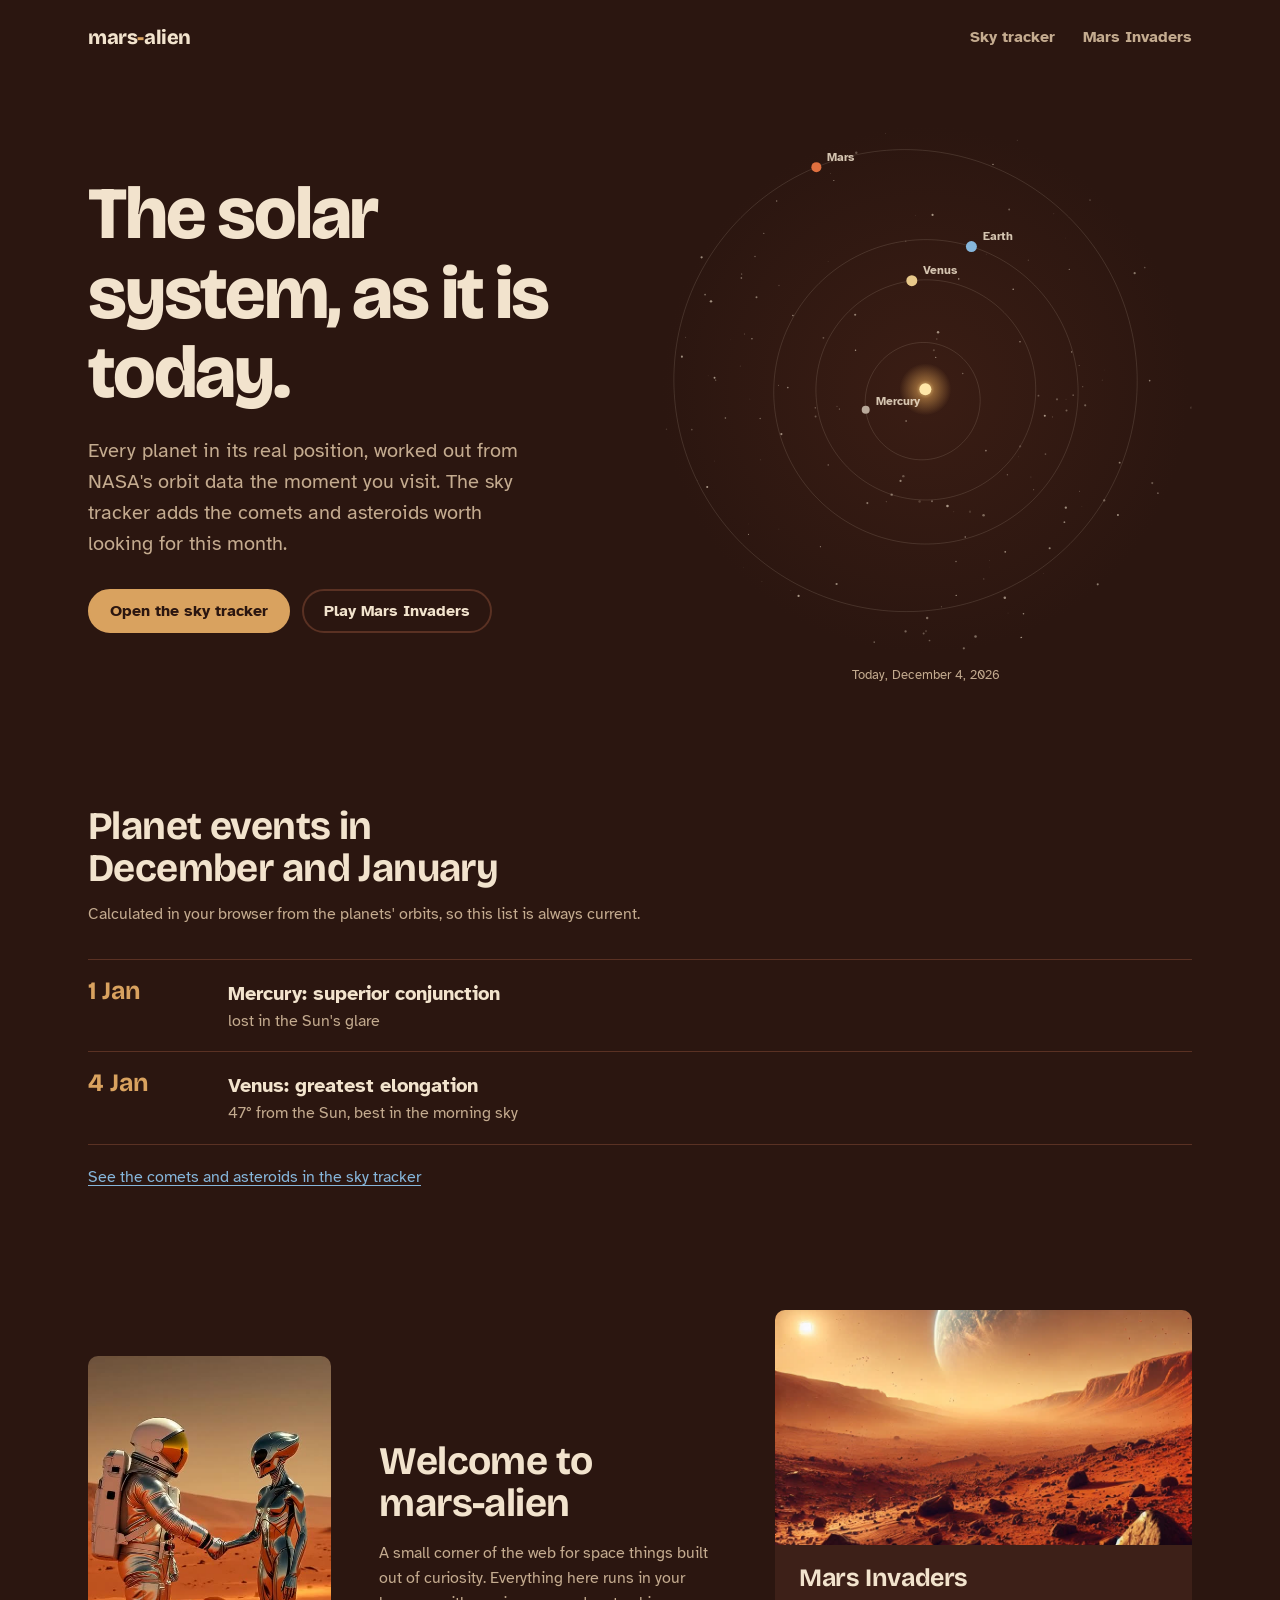
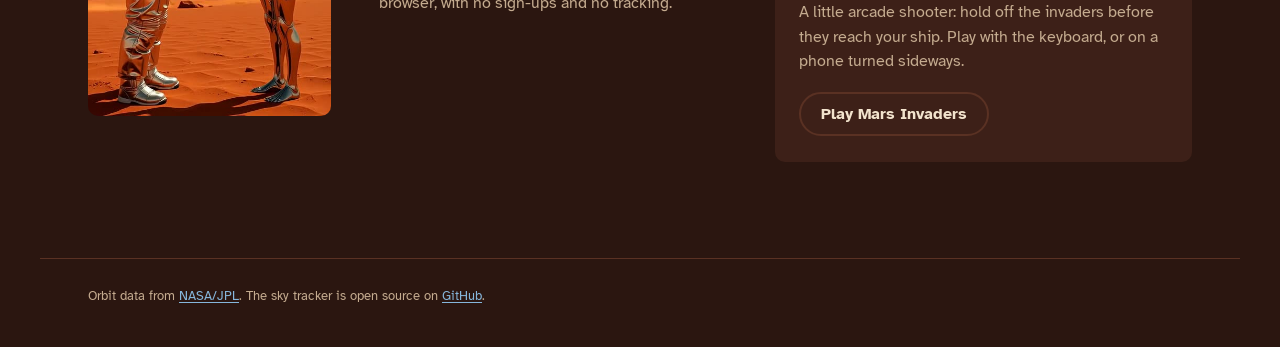
<file: index.html>
<!DOCTYPE html>
<html lang="en">
<head>
  <meta charset="UTF-8">
  <meta name="viewport" content="width=device-width, initial-scale=1.0">
  <title>mars-alien</title>
  <meta name="description" content="Where the planets are today, the comets and asteroids worth looking for this month, and a little Mars arcade game.">
  <link rel="preconnect" href="https://fonts.googleapis.com">
  <link rel="preconnect" href="https://fonts.gstatic.com" crossorigin>
  <link href="https://fonts.googleapis.com/css2?family=Atkinson+Hyperlegible:wght@400;700&family=Bricolage+Grotesque:opsz,wght@12..96,500;12..96,700;12..96,800&display=swap" rel="stylesheet">
  <link rel="stylesheet" href="/assets/site.css?v=3">
  <style>
    /* ---------- hero: the live solar system ---------- */
    .hero {
      display: grid;
      grid-template-columns: minmax(0, 1fr) minmax(0, 1.05fr);
      align-items: center;
      gap: clamp(24px, 5vw, 72px);
      padding-top: clamp(16px, 4vw, 48px);
    }
    .hero h1 {
      font-size: var(--s4);
      font-weight: 800;
      max-width: 11ch;
      letter-spacing: -0.03em;
    }
    .hero-lede {
      font-size: var(--s1);
      color: var(--sand-dim);
      max-width: 34ch;
      margin: 22px 0 30px;
    }
    .hero-actions { display: flex; flex-wrap: wrap; gap: 12px; }

    .orrery-frame { margin: 0; }
    .orrery {
      display: block;
      width: 100%;
      aspect-ratio: 1;
      border-radius: 50%;
      background: radial-gradient(circle at 50% 50%, #3a1d14 0%, var(--regolith) 70%);
    }
    .orrery-frame figcaption {
      text-align: center;
      color: var(--sand-dim);
      font-size: var(--s-1);
      margin-top: 10px;
      min-height: 1.5em;
    }

    /* ---------- events timeline ---------- */
    .section { margin-top: clamp(64px, 10vw, 120px); }
    .section h2 { font-size: var(--s3); max-width: 18ch; }
    .section-intro { color: var(--sand-dim); max-width: 60ch; margin: 12px 0 0; }

    .events {
      list-style: none;
      margin: 32px 0 0;
      padding: 0;
      border-top: 1px solid var(--ridge);
    }
    .events li {
      display: grid;
      grid-template-columns: 7.5rem minmax(0, 1fr);
      gap: 20px;
      padding: 18px 0;
      border-bottom: 1px solid var(--ridge);
    }
    .events time {
      font-family: var(--display);
      font-weight: 700;
      font-size: var(--s2);
      color: var(--dust);
      line-height: 1.1;
    }
    .events .past time { color: var(--sand-dim); }
    .events strong { display: block; font-size: var(--s1); }
    .events span { color: var(--sand-dim); }
    .events-more { margin-top: 20px; }

    /* ---------- welcome + game ---------- */
    .welcome {
      display: grid;
      grid-template-columns: minmax(0, 0.7fr) minmax(0, 1fr) minmax(0, 1.2fr);
      gap: clamp(24px, 4vw, 48px);
      align-items: center;
    }
    .welcome video {
      width: 100%;
      max-width: 300px;
      border-radius: var(--radius);
      display: block;
    }
    .welcome h2 { font-size: var(--s3); }
    .nowrap { white-space: nowrap; }
    .welcome p { color: var(--sand-dim); max-width: 42ch; }

    .game {
      background: var(--crust);
      border-radius: var(--radius);
      overflow: hidden;
    }
    .game img { display: block; width: 100%; height: auto; aspect-ratio: 16 / 9; object-fit: cover; }
    .game-body { padding: 20px 24px 26px; }
    .game h3 { font-size: var(--s2); }
    .game p { color: var(--sand-dim); margin: 8px 0 18px; }

    @media (max-width: 860px) {
      .hero { grid-template-columns: 1fr; }
      .hero h1 { max-width: none; }
      .orrery-frame { max-width: 520px; width: 100%; margin: 0 auto; }
      .welcome { grid-template-columns: 1fr; }
      .welcome video { max-width: 220px; }
    }
    @media (max-width: 480px) {
      .events li { grid-template-columns: 1fr; gap: 4px; }
    }
  </style>
</head>
<body>
  <header class="wrap site-head">
    <a class="wordmark" href="/">mars<span>-</span>alien</a>
    <nav class="site-nav" aria-label="Main">
      <a href="/sky/">Sky tracker</a>
      <a href="/game/game.html">Mars Invaders</a>
    </nav>
  </header>

  <main class="wrap">
    <section class="hero" aria-labelledby="hero-title">
      <div>
        <h1 id="hero-title">The solar system, as it is today.</h1>
        <p class="hero-lede">Every planet in its real position, worked out from NASA's orbit data the moment you visit. The sky tracker adds the comets and asteroids worth looking for this month.</p>
        <div class="hero-actions">
          <a class="btn" href="/sky/">Open the sky tracker</a>
          <a class="btn btn-quiet" href="/game/game.html">Play Mars Invaders</a>
        </div>
      </div>
      <figure class="orrery-frame">
        <canvas class="orrery" id="hero-orrery" role="img"
                aria-label="Map of the inner solar system showing where Mercury, Venus, Earth and Mars are today"></canvas>
        <figcaption id="hero-caption"></figcaption>
      </figure>
    </section>

    <section class="section" aria-labelledby="events-title">
      <h2 id="events-title" data-events-title>Planet events this month and next</h2>
      <p class="section-intro">Calculated in your browser from the planets' orbits, so this list is always current.</p>
      <ol class="events" id="events"></ol>
      <p class="events-more"><a href="/sky/">See the comets and asteroids in the sky tracker</a></p>
    </section>

    <section class="section welcome" aria-labelledby="welcome-title">
      <video id="handshake" src="/1v.mp4" poster="/assets/handshake-poster.jpg"
             muted playsinline preload="metadata"
             aria-label="An astronaut and a silver alien shake hands on the Martian surface"></video>
      <div>
        <h2 id="welcome-title">Welcome to <span class="nowrap">mars-alien</span></h2>
        <p>A small corner of the web for space things built out of curiosity. Everything here runs in your browser, with no sign-ups and no tracking.</p>
      </div>
      <article class="game">
        <img src="/assets/invaders.jpg" alt="A rocky red Martian plain under a hazy sky with Earth rising" loading="lazy" width="900" height="506">
        <div class="game-body">
          <h3>Mars Invaders</h3>
          <p>A little arcade shooter: hold off the invaders before they reach your ship. Play with the keyboard, or on a phone turned sideways.</p>
          <a class="btn btn-quiet" href="/game/game.html">Play Mars Invaders</a>
        </div>
      </article>
    </section>
  </main>

  <footer class="wrap site-foot">
    Orbit data from <a href="https://ssd.jpl.nasa.gov/">NASA/JPL</a>.
    The sky tracker is open source on <a href="https://github.com/colget/sky_tracker">GitHub</a>.
  </footer>

  <script type="module">
    import { PLANETS, dateToJd, jdToDate, fmtDay, monthWindow, planetXYZ, planetOrbit, describePlanet } from "/sky/astro.js?v=4";
    import { Orrery, PLANET_COLOURS, PLANET_SIZES } from "/sky/orrery.js?v=4";

    const now = new Date();
    const jdNow = dateToJd(now);
    const reduceMotion = matchMedia("(prefers-reduced-motion: reduce)").matches;

    // ---- hero orrery: inner planets, drifting forward a few weeks then back to today
    const inner = ["Mercury", "Venus", "Earth", "Mars"];
    const orrery = new Orrery(document.getElementById("hero-orrery"), { starCount: 180 });
    orrery.setView(1.75);
    orrery.setObjects(inner.map((name) => ({
      id: name, name, kind: "planet", color: PLANET_COLOURS[name], size: PLANET_SIZES[name] + 1,
      pos: (jd) => planetXYZ(name, jd), orbit: planetOrbit(name, jdNow),
    })));

    const caption = document.getElementById("hero-caption");
    const longDate = (d) => d.toLocaleDateString(undefined, { day: "numeric", month: "long", year: "numeric" });
    const DRIFT_DAYS = 45, DAYS_PER_SEC = 3, HOLD_SEC = 2.5;
    const cycle = DRIFT_DAYS / DAYS_PER_SEC + HOLD_SEC;
    const t0 = performance.now();

    function frame(ts) {
      const s = ((ts - t0) / 1000) % cycle;
      const offset = reduceMotion ? 0 : Math.max(0, s - HOLD_SEC) * DAYS_PER_SEC;
      const jd = jdNow + offset;
      orrery.draw(jd);
      const d = jdToDate(jd);
      caption.textContent = offset < 0.5 ? `Today, ${longDate(d)}` : longDate(d);
      if (!reduceMotion) requestAnimationFrame(frame);
    }
    document.fonts.ready.then(() => requestAnimationFrame(frame));

    // ---- planet events in this month + next
    const { start, end } = monthWindow(now);
    const jd0 = dateToJd(start), jd1 = dateToJd(end);
    const jds = [];
    for (let jd = jd0; jd < jd1; jd += 0.5) jds.push(jd);
    const iToday = jds.reduce((bi, jd, i) => (Math.abs(jd - jdNow) < Math.abs(jds[bi] - jdNow) ? i : bi), 0);

    const monthName = (d) => d.toLocaleDateString(undefined, { month: "long", timeZone: "UTC" });
    const lastDay = new Date(end.getTime() - 86400000);
    document.querySelector("[data-events-title]").textContent =
      `Planet events in ${monthName(start)} and ${monthName(lastDay)}`;

    const rows = [];
    for (const name of PLANETS) {
      for (const ev of describePlanet(name, jds, iToday).events) {
        rows.push({ name, ...ev, date: jdToDate(ev.jd) });
      }
    }
    rows.sort((a, b) => a.date - b.date);

    const list = document.getElementById("events");
    if (!rows.length) {
      list.innerHTML = `<li><span></span><div><strong>A quiet stretch</strong><span>No oppositions or conjunctions in this window. The sky tracker still shows where everything is.</span></div></li>`;
    }
    for (const r of rows) {
      const li = document.createElement("li");
      if (r.date < now) li.className = "past";
      li.innerHTML = `<time datetime="${r.date.toISOString().slice(0, 10)}"></time><div><strong></strong><span></span></div>`;
      li.querySelector("time").textContent = fmtDay(r.jd);
      li.querySelector("strong").textContent = `${r.name}: ${r.title.toLowerCase()}`;
      li.querySelector("span").textContent = r.date < now ? `${r.detail} (already passed)` : r.detail;
      list.append(li);
    }

    // ---- welcome video: play twice when it scrolls into view, as before
    const video = document.getElementById("handshake");
    let plays = 0;
    video.addEventListener("ended", () => { if (++plays < 2) video.play(); });
    if (!reduceMotion) {
      new IntersectionObserver((entries, obs) => {
        if (entries[0].isIntersecting) { video.play().catch(() => {}); obs.disconnect(); }
      }, { threshold: 0.5 }).observe(video);
    } else {
      video.controls = true;
    }
  </script>
</body>
</html>
</file>
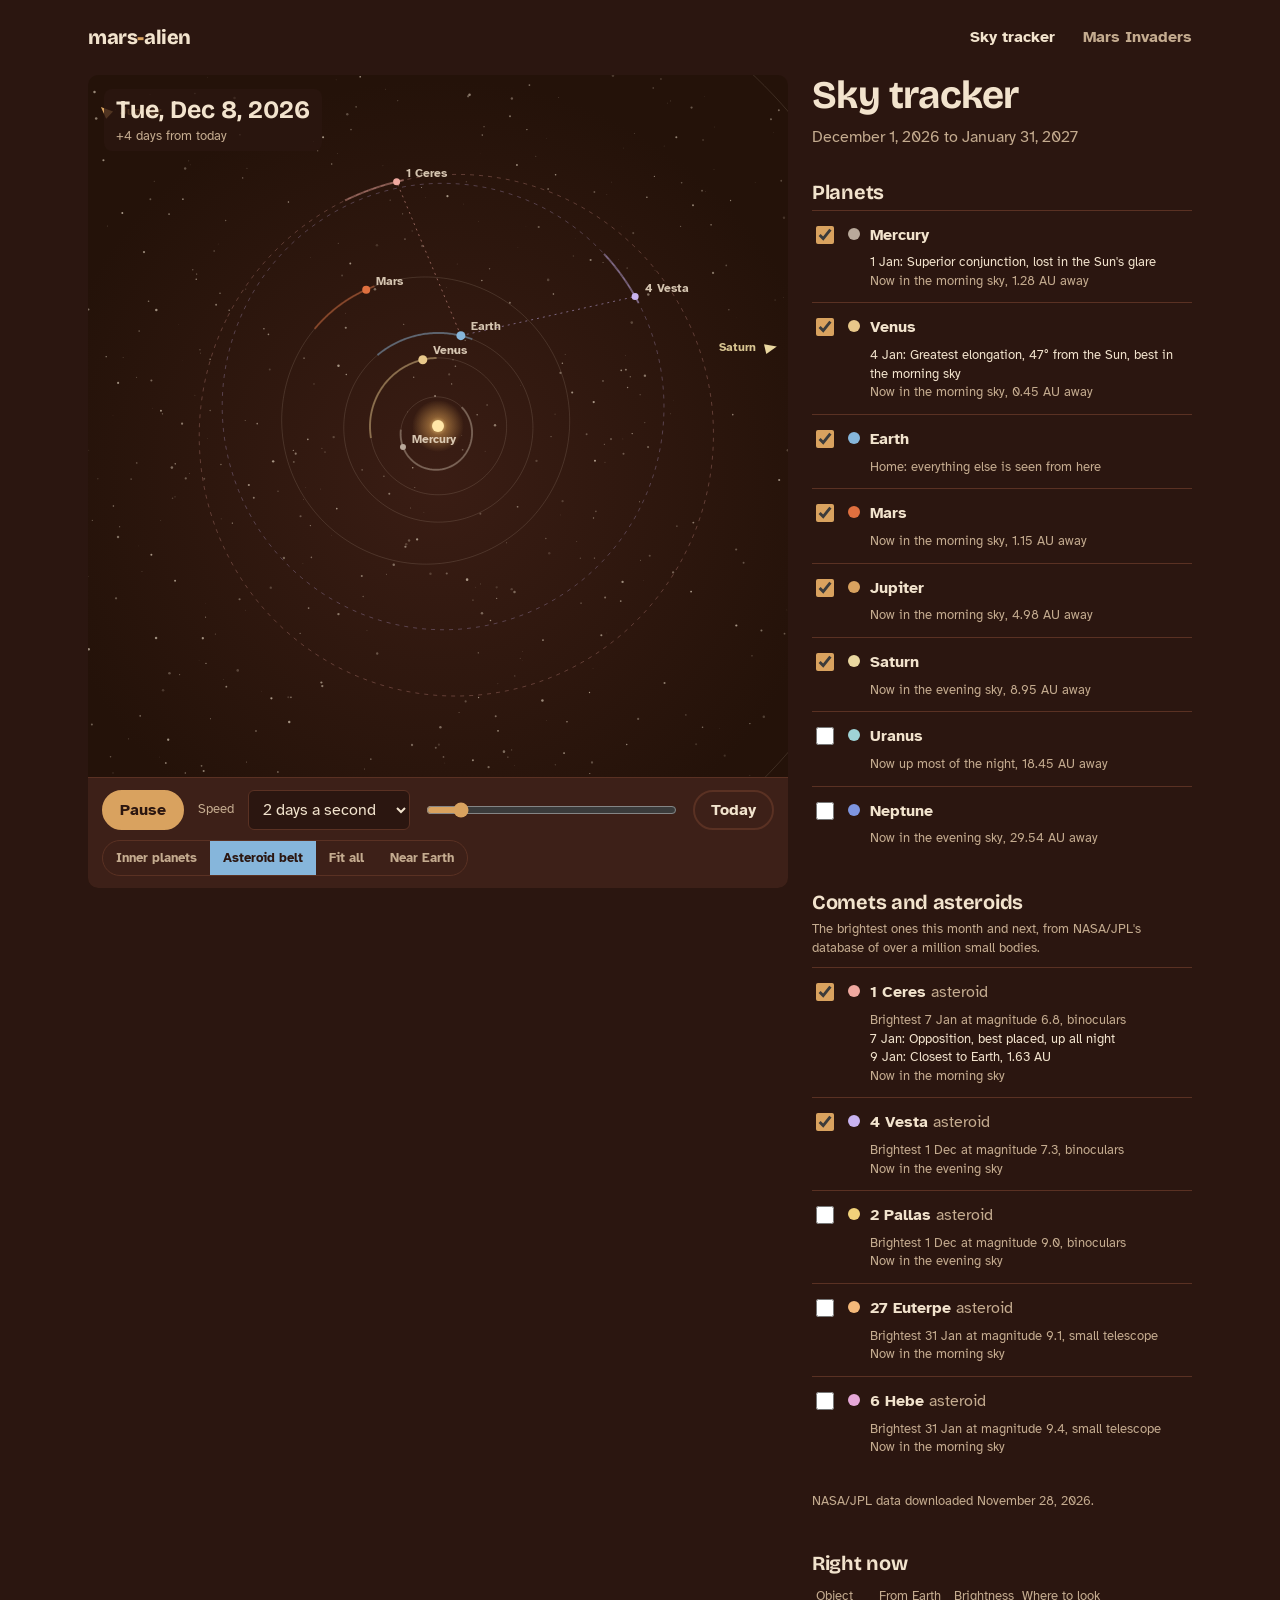
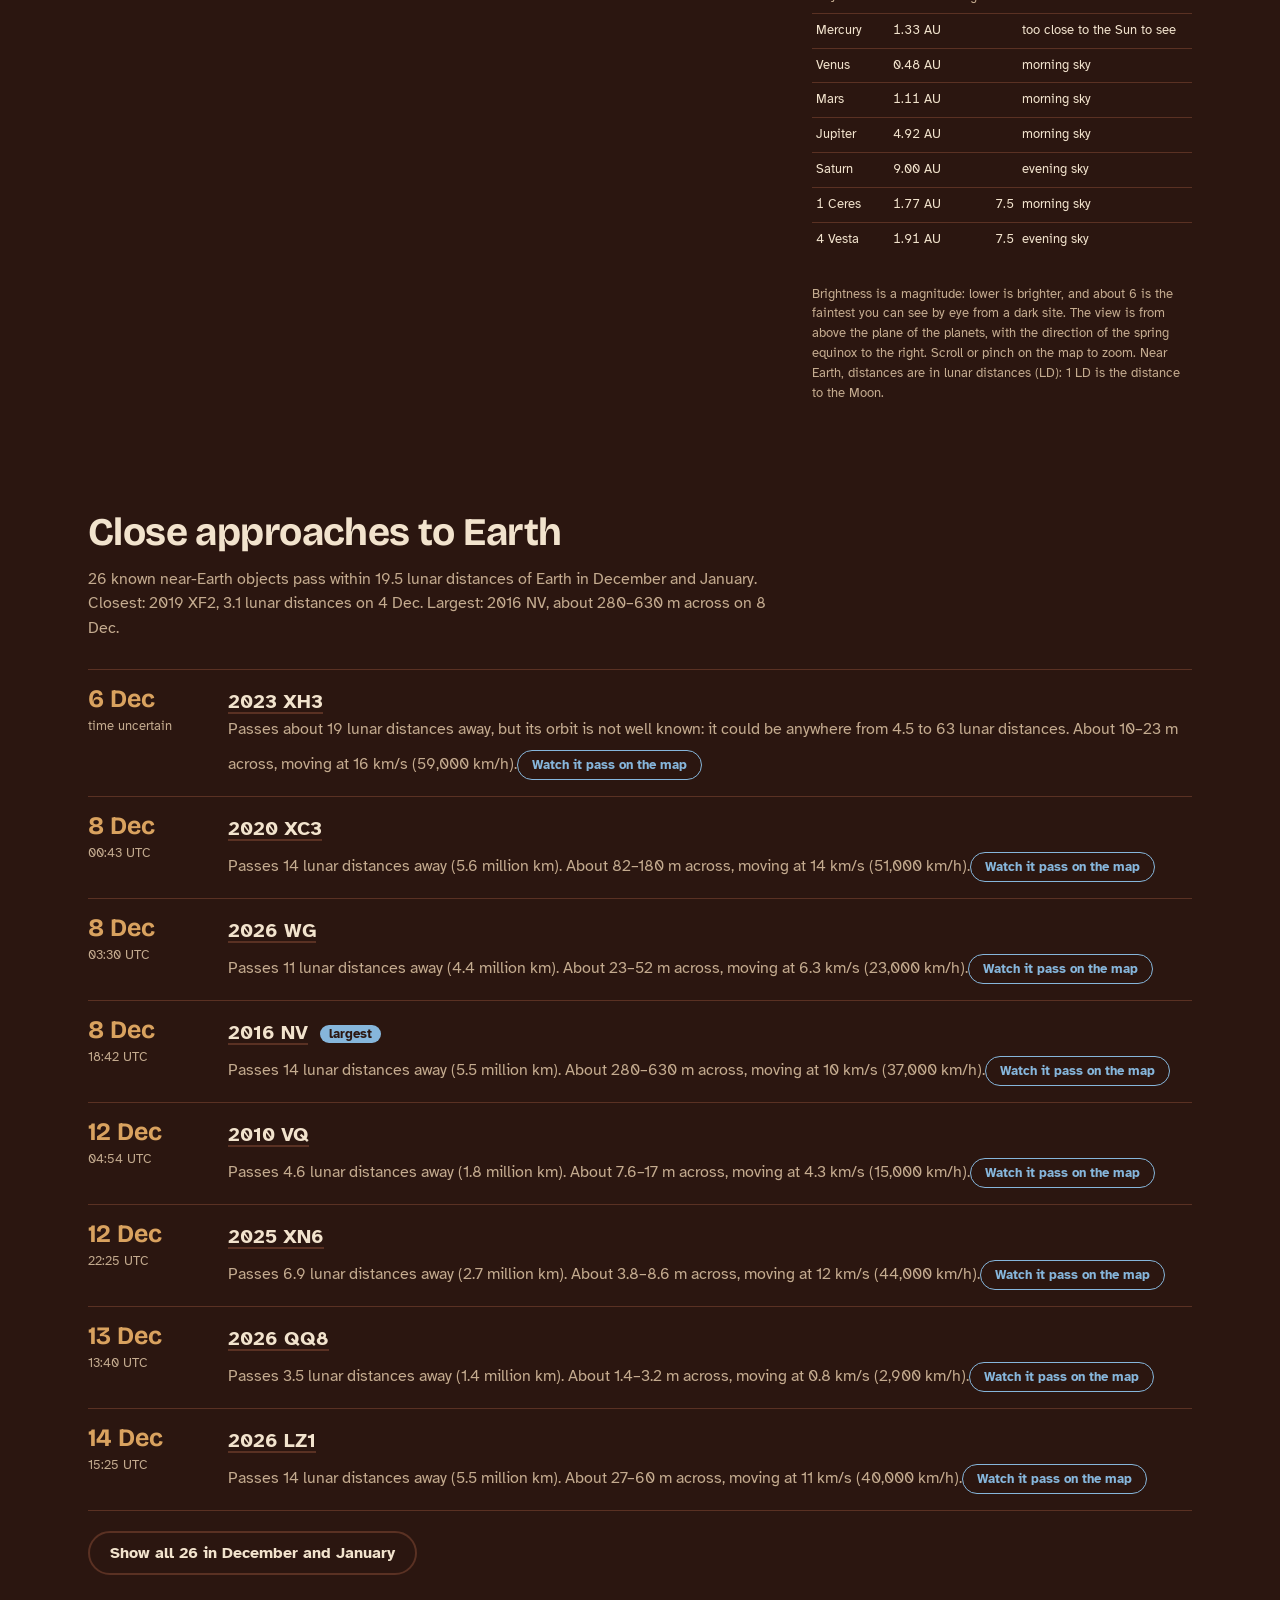
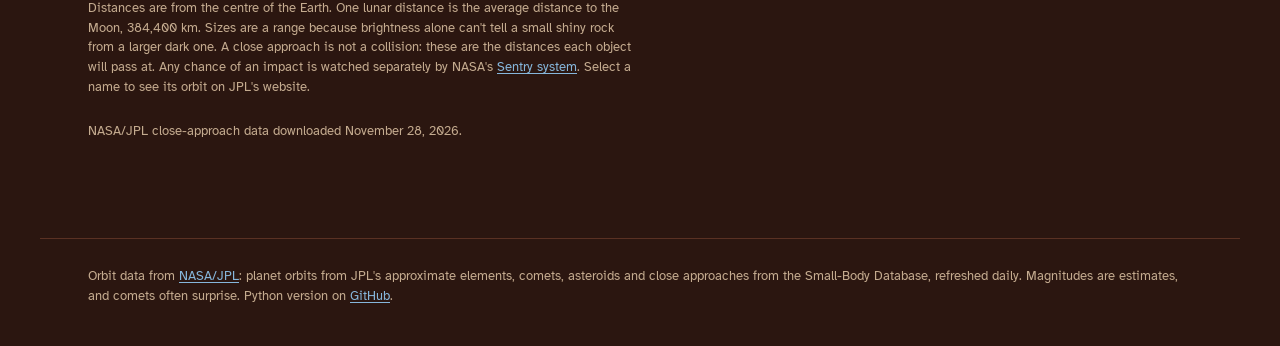
<file: sky/index.html>
<!DOCTYPE html>
<html lang="en">
<head>
  <meta charset="UTF-8">
  <meta name="viewport" content="width=device-width, initial-scale=1.0">
  <title>Sky tracker | mars-alien</title>
  <meta name="description" content="A live map of the solar system for this month and next: planets in their real positions, plus the brightest comets and asteroids and the near-Earth objects passing close by, from NASA/JPL.">
  <link rel="preconnect" href="https://fonts.googleapis.com">
  <link rel="preconnect" href="https://fonts.gstatic.com" crossorigin>
  <link href="https://fonts.googleapis.com/css2?family=Atkinson+Hyperlegible:wght@400;700&family=Bricolage+Grotesque:opsz,wght@12..96,500;12..96,700;12..96,800&display=swap" rel="stylesheet">
  <link rel="stylesheet" href="/assets/site.css?v=3">
  <style>
    .tracker {
      display: grid;
      grid-template-columns: minmax(0, 1fr) 380px;
      gap: 24px;
      align-items: start;
    }

    /* ---------- stage ---------- */
    .stage {
      position: sticky;
      top: 12px;
      background: radial-gradient(circle at 50% 50%, #3a1d14 0%, #241209 75%);
      border-radius: var(--radius);
      overflow: hidden;
    }
    #sky {
      display: block;
      width: 100%;
      height: min(78vh, 900px);
      min-height: 360px;
      touch-action: none;
      cursor: grab;
    }
    .date-badge {
      position: absolute;
      top: 14px;
      left: 16px;
      font-family: var(--display);
      font-weight: 700;
      font-size: var(--s2);
      line-height: 1.1;
      pointer-events: none;
      padding: 8px 12px;
      border-radius: 8px;
      background: rgba(43, 22, 16, 0.78);
    }
    .date-badge small {
      display: block;
      font-family: var(--body);
      font-weight: 400;
      font-size: var(--s-1);
      color: var(--sand-dim);
      margin-top: 4px;
    }

    .controls {
      display: flex;
      flex-wrap: wrap;
      align-items: center;
      gap: 10px 14px;
      padding: 12px 14px;
      background: var(--crust);
      border-top: 1px solid var(--ridge);
    }
    .controls .btn { min-height: 40px; padding: 6px 16px; }
    .controls label { color: var(--sand-dim); font-size: var(--s-1); }
    .scrub { flex: 1 1 220px; display: flex; align-items: center; gap: 10px; }
    .scrub input { flex: 1; accent-color: var(--dust); }

    select {
      background: var(--regolith);
      color: var(--sand);
      border: 1px solid var(--ridge);
      border-radius: 6px;
      padding: 8px 10px;
      font: inherit;
    }

    .segmented { display: inline-flex; border: 1px solid var(--ridge); border-radius: 999px; overflow: hidden; }
    .segmented button {
      background: none;
      border: 0;
      color: var(--sand-dim);
      font: 700 var(--s-1) var(--body);
      padding: 9px 13px;
      cursor: pointer;
    }
    .segmented button[aria-pressed="true"] { background: var(--dusk); color: var(--regolith); }

    /* ---------- side panel ---------- */
    .panel h1 { font-size: var(--s3); }
    .window-note { color: var(--sand-dim); margin: 8px 0 0; }
    .panel h2 {
      font-size: var(--s1);
      margin: 32px 0 6px;
    }
    .panel h2 + p { color: var(--sand-dim); font-size: var(--s-1); margin: 0 0 8px; }

    .picks { list-style: none; margin: 0; padding: 0; }
    .picks li { border-top: 1px solid var(--ridge); }
    .picks label {
      display: grid;
      grid-template-columns: 22px 12px minmax(0, 1fr);
      gap: 4px 10px;
      align-items: start;
      padding: 12px 4px;
      cursor: pointer;
    }
    .picks input { margin: 3px 0 0; width: 18px; height: 18px; accent-color: var(--dust); }
    .swatch { width: 12px; height: 12px; border-radius: 50%; margin-top: 5px; }
    .pick-name { font-weight: 700; }
    .pick-kind { color: var(--sand-dim); font-weight: 400; }
    .pick-notes {
      grid-column: 3;
      margin: 2px 0 0;
      padding: 0;
      list-style: none;
      color: var(--sand-dim);
      font-size: var(--s-1);
      line-height: 1.45;
    }
    .pick-notes li { border: 0; }
    .pick-notes .event { color: var(--sand); }

    .status { color: var(--sand-dim); font-size: var(--s-1); padding: 10px 0; }
    .status.error { color: #f0a9a0; }

    .readout { width: 100%; border-collapse: collapse; font-size: var(--s-1); }
    .readout th { text-align: left; color: var(--sand-dim); font-weight: 400; padding: 6px 4px; }
    .readout td { padding: 7px 4px; border-top: 1px solid var(--ridge); font-variant-numeric: tabular-nums; }
    .readout td:nth-child(2), .readout td:nth-child(3), .readout th:nth-child(2), .readout th:nth-child(3) { text-align: right; }

    .how { color: var(--sand-dim); font-size: var(--s-1); margin-top: 28px; }

    /* ---------- close approaches ---------- */
    .flybys { margin-top: clamp(56px, 8vw, 96px); }
    .flybys h2 { font-size: var(--s3); max-width: 20ch; }
    .flybys-summary { color: var(--sand-dim); max-width: 68ch; margin: 12px 0 0; }
    .flyby-list { list-style: none; margin: 28px 0 0; padding: 0; border-top: 1px solid var(--ridge); }
    .flyby-list li {
      display: grid;
      grid-template-columns: 7.5rem minmax(0, 1fr);
      gap: 20px;
      padding: 16px 0;
      border-bottom: 1px solid var(--ridge);
    }
    .flyby-list time {
      display: block;
      font-family: var(--display);
      font-weight: 700;
      font-size: var(--s2);
      line-height: 1.1;
      color: var(--dust);
    }
    .flyby-list small { color: var(--sand-dim); font-size: var(--s-1); }
    .flyby-list strong { display: block; font-size: var(--s1); }
    .flyby-list strong a { color: var(--sand); text-decoration-color: var(--ridge); }
    .flyby-list strong a:hover { text-decoration-color: var(--sand); }
    .flyby-list span { color: var(--sand-dim); }
    .flyby-list .past time { color: var(--sand-dim); }
    .flyby-list .tag {
      display: inline-block;
      vertical-align: middle;
      margin-left: 6px;
      padding: 1px 9px;
      border-radius: 999px;
      background: var(--dusk);
      color: var(--regolith);
      font: 700 var(--s-1) var(--body);
    }
    .flybys .btn { margin-top: 20px; }
    .flyby-list .watch {
      display: inline-block;
      margin-top: 8px;
      padding: 6px 14px;
      border: 1px solid var(--dusk);
      border-radius: 999px;
      background: none;
      color: var(--dusk);
      font: 700 var(--s-1) var(--body);
      cursor: pointer;
    }
    .flyby-list .watch:hover { background: var(--dusk); color: var(--regolith); }

    .watching {
      display: flex;
      flex-wrap: wrap;
      align-items: center;
      gap: 10px 16px;
      padding: 12px 14px;
      background: var(--regolith);
      border-top: 1px solid var(--ridge);
    }
    .watching p { flex: 1 1 260px; margin: 0; font-size: var(--s-1); }
    .watching .btn { min-height: 38px; padding: 6px 16px; }
    .flybys-note { color: var(--sand-dim); font-size: var(--s-1); max-width: 68ch; margin-top: 24px; }

    @media (max-width: 960px) {
      .tracker { grid-template-columns: 1fr; }
      .stage { position: relative; top: 0; }
      #sky { height: min(92vw, 70vh); }
    }
    @media (max-width: 480px) {
      .flyby-list li { grid-template-columns: 1fr; gap: 4px; }
    }
  </style>
</head>
<body>
  <header class="wrap site-head">
    <a class="wordmark" href="/">mars<span>-</span>alien</a>
    <nav class="site-nav" aria-label="Main">
      <a href="/sky/" aria-current="page">Sky tracker</a>
      <a href="/game/game.html">Mars Invaders</a>
    </nav>
  </header>

  <main class="wrap tracker">
    <section class="stage" aria-label="Solar system map">
      <canvas id="sky" role="img" aria-label="Animated map of the solar system. The table in the side panel lists the same objects and their distances."></canvas>
      <div class="date-badge" aria-live="off"><span id="date-main"></span><small id="date-sub"></small></div>
      <div class="controls">
        <button class="btn" id="play" type="button">Pause</button>
        <label for="speed">Speed</label>
        <select id="speed">
          <option value="0.5">½ day a second</option>
          <option value="1">1 day a second</option>
          <option value="2" selected>2 days a second</option>
          <option value="5">5 days a second</option>
          <option value="10">10 days a second</option>
        </select>
        <div class="scrub">
          <label for="scrub" class="visually-hidden">Date</label>
          <input id="scrub" type="range" min="0" max="1" step="any" aria-label="Date">
        </div>
        <button class="btn btn-quiet" id="today" type="button">Today</button>
        <div class="segmented" role="group" aria-label="Zoom">
          <button type="button" data-zoom="inner" aria-pressed="false">Inner planets</button>
          <button type="button" data-zoom="belt" aria-pressed="true">Asteroid belt</button>
          <button type="button" data-zoom="fit" aria-pressed="false">Fit all</button>
          <button type="button" data-zoom="earth" aria-pressed="false">Near Earth</button>
        </div>
      </div>
      <div class="watching" id="watching" hidden>
        <p id="watching-text"></p>
        <button class="btn btn-quiet" id="stop-watching" type="button">Back to the solar system</button>
      </div>
    </section>

    <aside class="panel">
      <h1>Sky tracker</h1>
      <p class="window-note" id="window-note"></p>

      <h2>Planets</h2>
      <ul class="picks" id="planet-picks"></ul>

      <h2>Comets and asteroids</h2>
      <p>The brightest ones this month and next, from NASA/JPL's database of over a million small bodies.</p>
      <div class="status" id="sb-status" role="status">Loading this month's comets and asteroids…</div>
      <ul class="picks" id="body-picks"></ul>
      <p class="status" id="sb-updated"></p>

      <h2>Right now</h2>
      <table class="readout">
        <thead><tr><th scope="col">Object</th><th scope="col">From Earth</th><th scope="col">Brightness</th><th scope="col">Where to look</th></tr></thead>
        <tbody id="readout"></tbody>
      </table>

      <p class="how">Brightness is a magnitude: lower is brighter, and about 6 is the faintest you can see by eye from a dark site. The view is from above the plane of the planets, with the direction of the spring equinox to the right. Scroll or pinch on the map to zoom. Near Earth, distances are in lunar distances (LD): 1 LD is the distance to the Moon.</p>
    </aside>
  </main>

  <section class="wrap flybys" aria-labelledby="flybys-title">
    <h2 id="flybys-title">Close approaches to Earth</h2>
    <p class="flybys-summary" id="flybys-summary" role="status">Loading this month's close approaches…</p>
    <ol class="flyby-list" id="flyby-list"></ol>
    <button class="btn btn-quiet" id="flybys-more" type="button" hidden></button>
    <p class="flybys-note">
      Distances are from the centre of the Earth. One lunar distance is the average distance to the Moon, 384,400 km.
      Sizes are a range because brightness alone can't tell a small shiny rock from a larger dark one.
      A close approach is not a collision: these are the distances each object will pass at.
      Any chance of an impact is watched separately by NASA's <a href="https://cneos.jpl.nasa.gov/sentry/">Sentry system</a>.
      Select a name to see its orbit on JPL's website.
    </p>
    <p class="flybys-note" id="flybys-updated"></p>
  </section>

  <footer class="wrap site-foot">
    Orbit data from <a href="https://ssd.jpl.nasa.gov/">NASA/JPL</a>: planet orbits from JPL's approximate elements,
    comets, asteroids and close approaches from the Small-Body Database, refreshed daily. Magnitudes are estimates, and comets often surprise.
    Python version on <a href="https://github.com/colget/sky_tracker">GitHub</a>.
  </footer>

  <script type="module" src="/sky/sky.js?v=7"></script>
</body>
</html>
</file>
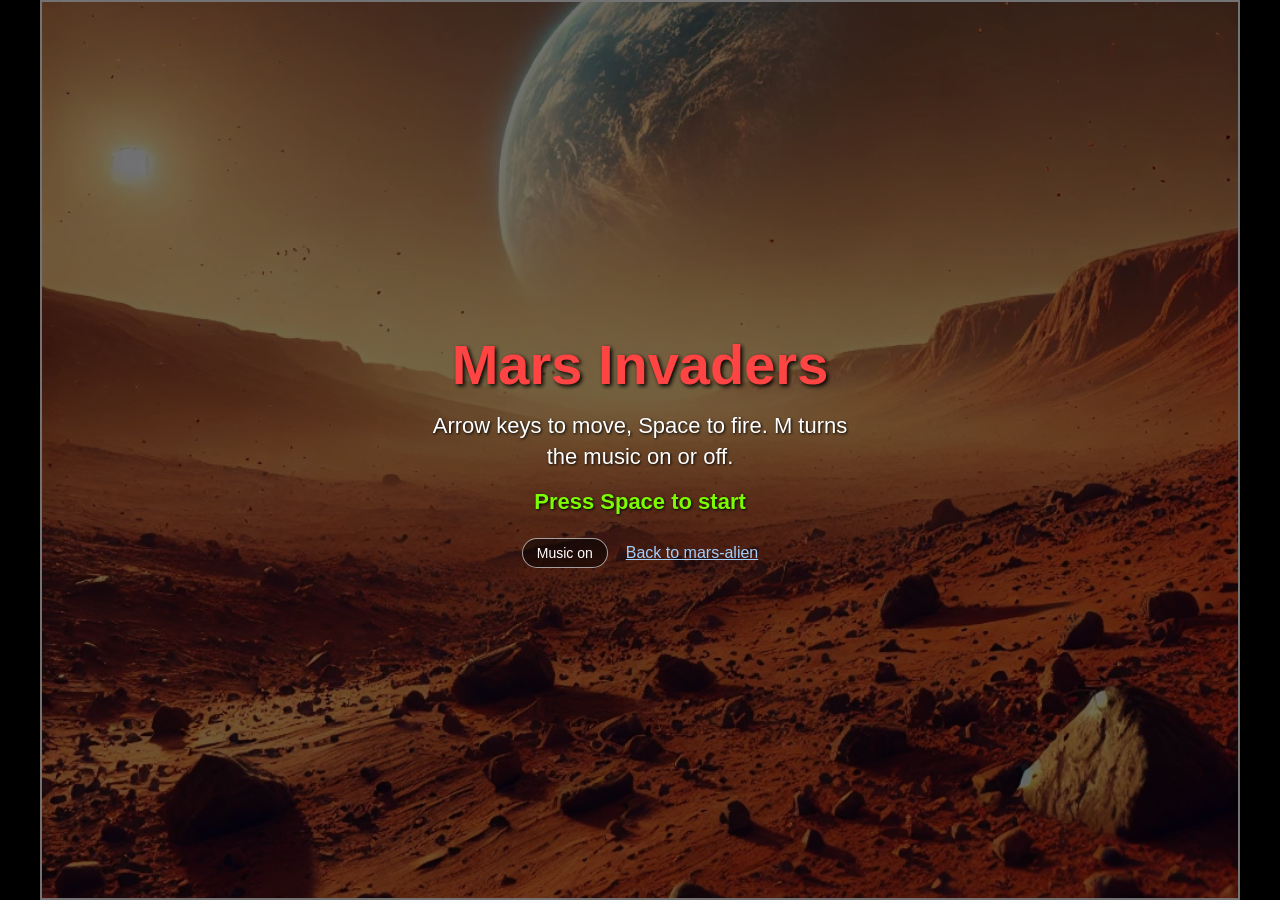
<file: game/game.html>
<!DOCTYPE html>
<html lang="en">
<head>
  <meta charset="UTF-8">
  <!-- user-scalable=no: pinching would zoom the page instead of steering the ship -->
  <meta name="viewport" content="width=device-width, initial-scale=1.0, user-scalable=no">
  <title>Mars Invaders | mars-alien</title>
  <style>
    * { margin: 0; padding: 0; box-sizing: border-box; }

    body {
      height: 100vh;
      overflow: hidden;
      background: #000;
      color: #fff;
      font-family: Arial, Helvetica, sans-serif;
      touch-action: none;          /* no browser scrolling or zooming on touch */
      user-select: none;
      -webkit-user-select: none;
    }

    canvas {
      position: absolute;          /* size and position are set by fitCanvas() */
      display: block;
      border: 2px solid #fff;
      background: url("news.jpg") center / cover no-repeat;
    }

    /* Full-screen messages: title screen, game over, "turn your phone" */
    .overlay {
      position: fixed;
      inset: 0;
      display: none;
      flex-direction: column;
      align-items: center;
      justify-content: center;
      gap: 14px;
      padding: 16px;
      text-align: center;
      background: rgba(0, 0, 0, 0.55);
      z-index: 10;
    }
    .overlay.show { display: flex; }

    #message h1 {
      font-size: clamp(32px, 7vw, 56px);
      color: #ff4444;
      text-shadow: 2px 2px 4px #000;
    }
    #message p {
      max-width: 34ch;
      font-size: clamp(16px, 3vw, 22px);
      line-height: 1.4;
      text-shadow: 1px 1px 3px #000;
    }
    #message .prompt { font-weight: bold; color: #7cfc00; }
    #message .extras { display: flex; align-items: center; gap: 18px; margin-top: 6px; }
    #message a { color: #9fd0ff; font-size: 16px; }

    #rotate { background: #000; z-index: 100; font-size: clamp(20px, 5vw, 32px); }
    #rotate .icon { font-size: clamp(48px, 15vw, 96px); animation: spin 2s linear infinite; }
    @keyframes spin { to { transform: rotate(360deg); } }

    #music-btn {
      padding: 6px 14px;
      border: 1px solid rgba(255, 255, 255, 0.6);
      border-radius: 999px;
      background: rgba(0, 0, 0, 0.5);
      color: #fff;
      font: 14px Arial, Helvetica, sans-serif;
      cursor: pointer;
    }

    :focus-visible { outline: 2px solid #9fd0ff; outline-offset: 3px; }

    @media (prefers-reduced-motion: reduce) {
      #rotate .icon { animation: none; }
    }
  </style>
</head>
<body>
  <canvas id="game" role="img" aria-label="Mars Invaders game"></canvas>

  <div id="message" class="overlay" role="status">
    <h1 id="message-title">Mars Invaders</h1>
    <p id="message-text"></p>
    <p id="message-prompt" class="prompt"></p>
    <div class="extras">
      <button id="music-btn" type="button" aria-pressed="true">Music on</button>
      <a href="/">Back to mars-alien</a>
    </div>
  </div>

  <div id="rotate" class="overlay">
    <p>Turn your phone sideways to play</p>
    <div class="icon" aria-hidden="true">↻</div>
  </div>

  <audio id="music" src="entertainer.mp3" loop preload="auto"></audio>

  <script>
  "use strict";

  // =====================================================================
  // SETTINGS: every number that changes how the game plays lives here.
  // Speeds are in game pixels per SECOND (not per frame), so the game
  // runs at the same speed on a 60 Hz laptop and a 120 Hz phone.
  // =====================================================================
  const GAME_WIDTH = 800;            // the game always works in an 800 x 600 world,
  const GAME_HEIGHT = 600;           // which fitCanvas() scales to fit the screen

  const SHIP = {
    width: 84, height: 26,           // matches the shape of ship.png
    bottomGap: 26,                   // space between the ship and the bottom edge
    speed: 300,                      // arrow-key speed
    rubDistance: 0.8,                // touch steering: how far your thumb moves (as a fraction
                                     // of the screen width) to sweep the ship from side to side
  };

  const ALIEN = {
    width: 54, height: 27,
    rows: 5, cols: 9,
    gapX: 10, gapY: 10,
    left: 50, top: 30,               // where the first wave starts
    startSpeed: 60,
    speedUpPerLevel: 1.5,            // each new wave is 1.5x faster...
    maxSpeed: 300,                   // ...up to this limit, so it never becomes impossible
    dropDistance: 10,                // how far they step down at each wall
    edgeMargin: 10,
    shotsPerSecond: 0.06,            // chance per alien per second of firing
    maxShots: 3,                     // most enemy shots on screen at once
  };

  const ALIEN_TYPES = {
    base: { image: "mainbase.png", hits: 1, points: 10, fallbackColour: "green" },
    tube: { image: "glowtube.png", hits: 2, points: 20, fallbackColour: "blue" },
  };

  const BULLET = { width: 5, height: 10, speed: 300, fireInterval: 0.12 };
  const POWERUP = { width: 25, height: 12, fallSpeed: 90, dropChance: 0.05, shieldSeconds: 10 };
  const START_LIVES = 3;
  const WAVE_PAUSE = 0.5;            // seconds between clearing a wave and the next one
  const RESTART_DELAY = 0.8;         // seconds after game over before a tap restarts
                                     // (so a frantic fire-tap doesn't skip the score)

  // =====================================================================
  // PAGE ELEMENTS
  // =====================================================================
  const canvas = document.getElementById("game");
  const ctx = canvas.getContext("2d");
  const messageBox = document.getElementById("message");
  const messageTitle = document.getElementById("message-title");
  const messageText = document.getElementById("message-text");
  const messagePrompt = document.getElementById("message-prompt");
  const rotateBox = document.getElementById("rotate");
  const musicButton = document.getElementById("music-btn");
  const music = document.getElementById("music");

  // Touch screens get touch instructions, everything else gets keyboard ones.
  const isTouch = window.matchMedia("(pointer: coarse)").matches;

  const clamp = (value, low, high) => Math.min(high, Math.max(low, value));

  // Small saved settings (just the music choice for now).
  function loadSetting(name, fallback) {
    try {
      const saved = localStorage.getItem("invaders-" + name);
      return saved === null ? fallback : JSON.parse(saved);
    } catch {
      return fallback;               // storage blocked (e.g. private browsing)
    }
  }
  function saveSetting(name, value) {
    try { localStorage.setItem("invaders-" + name, JSON.stringify(value)); } catch { /* ignore */ }
  }

  // =====================================================================
  // IMAGES
  // =====================================================================
  const images = {};

  function loadImage(src) {
    return new Promise((resolve) => {
      const img = new Image();
      img.onload = () => resolve(img);
      img.onerror = () => resolve(null);   // missing image: we'll draw a plain shape instead
      img.src = src;                       // relative path, so it works on previews and locally
    });
  }

  // =====================================================================
  // SOUND
  // Browsers only allow sound after the player has pressed something,
  // so nothing plays until unlockSound() runs from a key press or tap.
  // =====================================================================
  let soundUnlocked = false;
  let musicWanted = loadSetting("music", true);
  let audioContext = null;
  let shotSound = null;              // decoded once, then replayed instantly for every shot
  let shotVolume = null;

  // Start downloading the shot sound straight away; decode it once sound is unlocked.
  const shotFile = fetch("shot.mp3")
    .then((response) => (response.ok ? response.arrayBuffer() : null))
    .catch(() => null);

  function unlockSound() {
    if (!soundUnlocked) {
      soundUnlocked = true;
      const AudioContext = window.AudioContext || window.webkitAudioContext;
      if (AudioContext) {
        audioContext = new AudioContext();
        shotVolume = audioContext.createGain();
        shotVolume.gain.value = 0.5;
        shotVolume.connect(audioContext.destination);
        shotFile
          .then((data) => data && audioContext.decodeAudioData(data))
          .then((decoded) => { shotSound = decoded || null; })
          .catch(() => {});
      }
    }
    if (audioContext) audioContext.resume();
    if (musicWanted) music.play().catch(() => {});
  }

  function playShot() {
    if (!audioContext || !shotSound) return;
    const source = audioContext.createBufferSource();
    source.buffer = shotSound;
    source.connect(shotVolume);
    source.start();
  }

  function setMusic(on) {
    musicWanted = on;
    saveSetting("music", on);
    musicButton.textContent = on ? "Music on" : "Music off";
    musicButton.setAttribute("aria-pressed", String(on));
    if (!on) music.pause();
    else if (soundUnlocked) music.play().catch(() => {});
  }

  // Pause the music while the tab is hidden, and carry on when it's back.
  document.addEventListener("visibilitychange", () => {
    if (document.hidden) music.pause();
    else if (musicWanted && soundUnlocked) music.play().catch(() => {});
  });

  // =====================================================================
  // INPUT: keyboard
  // =====================================================================
  const keys = new Set();            // the keys being held down right now

  document.addEventListener("keydown", (e) => {
    if (["ArrowLeft", "ArrowRight", "Space"].includes(e.code)) e.preventDefault();
    keys.add(e.code);
    if (e.repeat) return;            // ignore auto-repeat from a held key
    if (e.code === "KeyM") {
      unlockSound();
      setMusic(!musicWanted);
    } else if (["Space", "Enter", "KeyR"].includes(e.code)) {
      pressStart();
    }
  });
  document.addEventListener("keyup", (e) => keys.delete(e.code));

  // If the window loses focus mid-press we never hear the key go up,
  // so forget everything rather than leave the ship drifting.
  window.addEventListener("blur", () => {
    keys.clear();
    touches.clear();
  });

  // =====================================================================
  // INPUT: touch (and mouse)
  // Each finger gets a job when it first touches down:
  //   left half of the screen  -> steer by rubbing, like a laptop trackpad
  //   right half of the screen -> hold to fire
  // Tracking every finger separately lets you steer and fire at the same time.
  // =====================================================================
  const touches = new Map();         // pointerId -> { job: "steer" | "fire", x }
  let steerAmount = 0;               // how far steering fingers have moved since the last frame

  document.addEventListener("pointerdown", (e) => {
    if (e.target instanceof Element && e.target.closest("a, button")) return;   // let links and the music button work normally
    e.preventDefault();
    pressStart();
    touches.set(e.pointerId, {
      job: e.clientX < window.innerWidth / 2 ? "steer" : "fire",
      x: e.clientX,
    });
  });

  document.addEventListener("pointermove", (e) => {
    const touch = touches.get(e.pointerId);
    if (!touch) return;
    e.preventDefault();
    if (touch.job === "steer" && state === "playing" && !isPortrait()) {
      // Only the MOVEMENT counts, not where the thumb is, so you can rub anywhere
      // on the left: in the black bar, or lift and put your thumb down again.
      const moved = e.clientX - touch.x;
      steerAmount += moved * (GAME_WIDTH - SHIP.width) / (SHIP.rubDistance * window.innerWidth);
    }
    touch.x = e.clientX;
  });

  const releasePointer = (e) => touches.delete(e.pointerId);
  document.addEventListener("pointerup", releasePointer);
  document.addEventListener("pointercancel", releasePointer);

  function isFiring() {
    if (keys.has("Space")) return true;
    for (const touch of touches.values()) if (touch.job === "fire") return true;
    return false;
  }

  musicButton.addEventListener("click", () => {
    unlockSound();
    setMusic(!musicWanted);
    musicButton.blur();              // so the Space bar fires again instead of pressing this button
  });

  // =====================================================================
  // SCREEN SIZE AND ORIENTATION
  // =====================================================================
  function fitCanvas() {
    // Scale the 800 x 600 world to fit the window, keeping its shape.
    const scale = Math.min(window.innerWidth / GAME_WIDTH, window.innerHeight / GAME_HEIGHT);
    const width = GAME_WIDTH * scale;
    const height = GAME_HEIGHT * scale;
    canvas.style.width = `${width}px`;
    canvas.style.height = `${height}px`;
    canvas.style.left = `${(window.innerWidth - width) / 2}px`;
    canvas.style.top = `${(window.innerHeight - height) / 2}px`;

    // Draw at the screen's real pixel density (capped at 2x) so it stays sharp.
    const density = Math.min(window.devicePixelRatio || 1, 2);
    canvas.width = GAME_WIDTH * density;
    canvas.height = GAME_HEIGHT * density;
    ctx.setTransform(density, 0, 0, density, 0, 0);
  }

  const isPortrait = () => window.innerHeight > window.innerWidth;

  function onResize() {
    rotateBox.classList.toggle("show", isPortrait());
    fitCanvas();
  }
  window.addEventListener("resize", onResize);
  window.addEventListener("orientationchange", () => setTimeout(onResize, 300));

  // =====================================================================
  // GAME STATE
  // state is one of: "loading", "title", "playing", "over"
  // game holds everything about the current game; starting again
  // just means making a fresh one with newGame().
  // =====================================================================
  let state = "loading";
  let game = null;
  let gameOverAt = 0;

  function newGame() {
    return {
      score: 0,
      lives: START_LIVES,
      level: 1,
      ship: {
        x: (GAME_WIDTH - SHIP.width) / 2,
        y: GAME_HEIGHT - SHIP.bottomGap - SHIP.height,
        width: SHIP.width,
        height: SHIP.height,
      },
      aliens: makeWave(),
      alienSpeed: ALIEN.startSpeed,
      alienDirection: 1,             // 1 = moving right, -1 = moving left
      shots: [],                     // yours, going up
      alienShots: [],                // theirs, coming down
      powerups: [],
      fireCooldown: 0,               // seconds until you can fire again
      shieldLeft: 0,                 // seconds of shield remaining
      waveTimer: null,               // counts down between waves
    };
  }

  function makeWave() {
    const aliens = [];
    for (let row = 0; row < ALIEN.rows; row++) {
      for (let col = 0; col < ALIEN.cols; col++) {
        const type = Math.random() < 0.5 ? "tube" : "base";
        aliens.push({
          type,
          x: ALIEN.left + col * (ALIEN.width + ALIEN.gapX),
          y: ALIEN.top + row * (ALIEN.height + ALIEN.gapY),
          width: ALIEN.width,
          height: ALIEN.height,
          hitsLeft: ALIEN_TYPES[type].hits,
        });
      }
    }
    return aliens;
  }

  function startGame() {
    game = newGame();
    showState("playing");
  }

  function endGame() {
    if (state === "over") return;
    gameOverAt = performance.now();
    showState("over");
  }

  /** Space, Enter, R or a tap: start from the title screen, or play again after game over. */
  function pressStart() {
    unlockSound();
    if (state === "title") startGame();
    if (state === "over" && performance.now() - gameOverAt > RESTART_DELAY * 1000) startGame();
  }

  function showState(next) {
    state = next;
    const start = isTouch ? "Tap to start" : "Press Space to start";
    const again = isTouch ? "Tap to play again" : "Press Space to play again";
    const controls = isTouch
      ? "Rub your left thumb left and right to steer. Hold your right thumb to fire."
      : "Arrow keys to move, Space to fire. M turns the music on or off.";

    if (next === "loading") showMessage("Mars Invaders", "Loading…", "");
    if (next === "title") showMessage("Mars Invaders", controls, start);
    if (next === "over") {
      showMessage("Game over", `You scored ${game.score} and reached level ${game.level}.`, again);
    }
    if (next === "playing") messageBox.classList.remove("show");
  }

  function showMessage(title, text, prompt) {
    messageTitle.textContent = title;
    messageText.textContent = text;
    messagePrompt.textContent = prompt;
    messageBox.classList.add("show");
  }

  // =====================================================================
  // UPDATE: move everything forward by dt seconds
  // =====================================================================
  function update(dt) {
    updateShip(dt);
    updateAliens(dt);
    for (const shot of game.shots) shot.y -= BULLET.speed * dt;
    for (const shot of game.alienShots) shot.y += BULLET.speed * dt;
    for (const powerup of game.powerups) powerup.y += POWERUP.fallSpeed * dt;
    game.shieldLeft = Math.max(0, game.shieldLeft - dt);
    checkCollisions();
    removeFinished();
    updateWaves(dt);
  }

  function updateShip(dt) {
    const ship = game.ship;
    ship.x += steerAmount;           // rubbing (already a distance, so no "* dt")
    steerAmount = 0;
    if (keys.has("ArrowLeft")) ship.x -= SHIP.speed * dt;
    if (keys.has("ArrowRight")) ship.x += SHIP.speed * dt;
    ship.x = clamp(ship.x, 0, GAME_WIDTH - ship.width);

    game.fireCooldown = Math.max(0, game.fireCooldown - dt);
    if (isFiring() && game.fireCooldown === 0) {
      game.shots.push({
        x: ship.x + ship.width / 2 - BULLET.width / 2,
        y: ship.y - BULLET.height,
        width: BULLET.width,
        height: BULLET.height,
      });
      game.fireCooldown = BULLET.fireInterval;
      playShot();
    }
  }

  function updateAliens(dt) {
    if (game.aliens.length === 0) return;

    // Find the edges of the whole group, and turn round at the walls.
    let left = Infinity;
    let right = -Infinity;
    for (const alien of game.aliens) {
      left = Math.min(left, alien.x);
      right = Math.max(right, alien.x + alien.width);
    }
    // Only turn if heading INTO the wall, so a fast wave can't get stuck flip-flopping.
    const hitWall =
      (game.alienDirection > 0 && right > GAME_WIDTH - ALIEN.edgeMargin) ||
      (game.alienDirection < 0 && left < ALIEN.edgeMargin);
    if (hitWall) game.alienDirection *= -1;

    const step = game.alienSpeed * game.alienDirection * dt;
    const fireChance = ALIEN.shotsPerSecond * dt;
    for (const alien of game.aliens) {
      alien.x += step;
      if (hitWall) alien.y += ALIEN.dropDistance;
      if (game.alienShots.length < ALIEN.maxShots && Math.random() < fireChance) {
        game.alienShots.push({
          x: alien.x + alien.width / 2 - BULLET.width / 2,
          y: alien.y + alien.height,
          width: BULLET.width,
          height: BULLET.height,
        });
      }
    }
  }

  /** Do two rectangles overlap? */
  function overlaps(a, b) {
    return a.x < b.x + b.width && a.x + a.width > b.x &&
           a.y < b.y + b.height && a.y + a.height > b.y;
  }

  function checkCollisions() {
    const ship = game.ship;

    // Your shots hitting aliens
    for (const shot of game.shots) {
      const alien = game.aliens.find((a) => a.hitsLeft > 0 && overlaps(shot, a));
      if (!alien) continue;
      shot.used = true;
      alien.hitsLeft--;
      if (alien.hitsLeft === 0) {
        game.score += ALIEN_TYPES[alien.type].points;
        if (Math.random() < POWERUP.dropChance) {
          game.powerups.push({
            x: alien.x + alien.width / 2 - POWERUP.width / 2,
            y: alien.y,
            width: POWERUP.width,
            height: POWERUP.height,
          });
        }
      }
    }

    // Alien shots hitting you
    for (const shot of game.alienShots) {
      if (!overlaps(shot, ship)) continue;
      shot.used = true;
      if (game.shieldLeft > 0) continue;
      game.lives--;
      if (game.lives <= 0) endGame();
    }

    // Catching a shield
    for (const powerup of game.powerups) {
      if (!overlaps(powerup, ship)) continue;
      powerup.used = true;
      game.shieldLeft = POWERUP.shieldSeconds;
    }

    // Aliens reaching your ship
    if (game.aliens.some((a) => a.hitsLeft > 0 && a.y + a.height > ship.y)) endGame();
  }

  /** Throw away destroyed aliens and anything used up or off the screen. */
  function removeFinished() {
    game.aliens = game.aliens.filter((a) => a.hitsLeft > 0);
    game.shots = game.shots.filter((s) => !s.used && s.y + s.height > 0);
    game.alienShots = game.alienShots.filter((s) => !s.used && s.y < GAME_HEIGHT);
    game.powerups = game.powerups.filter((p) => !p.used && p.y < GAME_HEIGHT);
  }

  function updateWaves(dt) {
    if (game.aliens.length > 0) return;
    if (game.waveTimer === null) {       // the wave has just been cleared
      game.waveTimer = WAVE_PAUSE;
      game.shots = [];
      game.alienShots = [];
      game.powerups = [];
    }
    game.waveTimer -= dt;
    if (game.waveTimer <= 0) {
      game.waveTimer = null;
      game.level++;
      game.alienSpeed = Math.min(game.alienSpeed * ALIEN.speedUpPerLevel, ALIEN.maxSpeed);
      game.aliens = makeWave();
    }
  }

  // =====================================================================
  // DRAW: paint the current state onto the canvas
  // =====================================================================
  function draw() {
    ctx.clearRect(0, 0, GAME_WIDTH, GAME_HEIGHT);
    if (!game) return;               // title screen: just the background
    drawShip();
    drawShield();
    drawAliens();
    drawShots();
    drawPowerups();
    drawScoreboard();
  }

  function drawShip() {
    const ship = game.ship;
    if (images.ship) {
      ctx.drawImage(images.ship, ship.x, ship.y, ship.width, ship.height);
    } else {
      ctx.fillStyle = "white";
      ctx.beginPath();
      ctx.moveTo(ship.x, ship.y + ship.height);
      ctx.lineTo(ship.x + ship.width / 2, ship.y);
      ctx.lineTo(ship.x + ship.width, ship.y + ship.height);
      ctx.fill();
    }
  }

  function drawShield() {
    if (game.shieldLeft === 0) return;
    // Blink during the last 2 seconds so you know it's about to run out.
    if (game.shieldLeft < 2 && Math.floor(game.shieldLeft * 6) % 2 === 0) return;
    const ship = game.ship;
    ctx.strokeStyle = "rgba(0, 255, 255, 0.9)";
    ctx.lineWidth = 3;
    ctx.beginPath();
    ctx.ellipse(ship.x + ship.width / 2, ship.y + ship.height, ship.width * 0.65, ship.height * 1.7,
                0, Math.PI, 2 * Math.PI);
    ctx.stroke();
  }

  function drawAliens() {
    for (const alien of game.aliens) {
      const type = ALIEN_TYPES[alien.type];
      // Fade tougher aliens once they've been hit, so you can see they're damaged.
      ctx.globalAlpha = alien.hitsLeft < type.hits ? 0.55 : 1;
      const img = images[alien.type];
      if (img) {
        ctx.drawImage(img, alien.x, alien.y, alien.width, alien.height);
      } else {
        ctx.fillStyle = type.fallbackColour;
        ctx.fillRect(alien.x, alien.y, alien.width, alien.height);
      }
    }
    ctx.globalAlpha = 1;
  }

  function drawShots() {
    ctx.fillStyle = "limegreen";
    for (const s of game.shots) ctx.fillRect(s.x, s.y, s.width, s.height);
    ctx.fillStyle = "red";
    for (const s of game.alienShots) ctx.fillRect(s.x, s.y, s.width, s.height);
  }

  function drawPowerups() {
    ctx.font = "bold 10px Arial";
    ctx.textAlign = "center";
    for (const p of game.powerups) {
      ctx.fillStyle = "rgba(0, 255, 255, 0.8)";
      ctx.fillRect(p.x, p.y, p.width, p.height);
      ctx.fillStyle = "black";
      ctx.fillText("SHLD", p.x + p.width / 2, p.y + p.height - 2);
    }
  }

  function drawScoreboard() {
    ctx.fillStyle = "white";
    ctx.font = "20px Arial";
    ctx.textAlign = "left";
    ctx.fillText(`Score: ${game.score}   Level ${game.level}`, 10, 25);
    ctx.textAlign = "right";
    ctx.fillText(`Lives: ${Math.max(0, game.lives)}`, GAME_WIDTH - 10, 25);
  }

  // =====================================================================
  // MAIN LOOP: one loop, started once, running for as long as the page is open.
  // It only moves the game on while you're playing in landscape, so turning
  // your phone upright simply pauses it.
  // =====================================================================
  let lastFrame = performance.now();

  function frame(now) {
    // Seconds since the last frame, capped so a long pause (like switching
    // tabs) can't make everything jump forward at once.
    const dt = Math.min((now - lastFrame) / 1000, 0.05);
    lastFrame = now;
    if (state === "playing" && !isPortrait()) update(dt);
    draw();
    requestAnimationFrame(frame);
  }

  // =====================================================================
  // START UP
  // =====================================================================
  setMusic(musicWanted);
  onResize();
  showState("loading");
  requestAnimationFrame(frame);

  Promise.all(["ship.png", ALIEN_TYPES.base.image, ALIEN_TYPES.tube.image].map(loadImage))
    .then(([ship, base, tube]) => {
      Object.assign(images, { ship, base, tube });
      showState("title");
    });
  </script>
</body>
</html>
</file>
<file: assets/site.css>
/* mars-alien.com -- shared styles.
   Palette taken from real Martian light: rust ground, butterscotch dust,
   and the blue of a Martian sunset (fine dust scatters blue light forward). */

:root {
  --regolith: #2b1610;   /* base background */
  --crust:    #3d2018;   /* raised surfaces */
  --ridge:    #5a3123;   /* borders, tracks */
  --dust:     #d9a25f;   /* butterscotch: primary accent */
  --dusk:     #86b6db;   /* martian sunset blue: links, focus, active */
  --sand:     #f2e3cd;   /* text */
  --sand-dim: #c4ab8f;   /* secondary text */

  --display: "Bricolage Grotesque", "Atkinson Hyperlegible", system-ui, sans-serif;
  --body: "Atkinson Hyperlegible", system-ui, sans-serif;

  /* type scale: 16px base, 1.25 ratio */
  --s-1: 0.8rem;
  --s0: 1rem;
  --s1: 1.25rem;
  --s2: 1.563rem;
  --s3: 2.441rem;
  --s4: clamp(2.6rem, 6vw, 4.6rem);

  --gutter: clamp(16px, 4vw, 48px);
  --radius: 10px;
}

*, *::before, *::after { box-sizing: border-box; }

html { -webkit-text-size-adjust: 100%; }

body {
  margin: 0;
  background: var(--regolith);
  color: var(--sand);
  font-family: var(--body);
  font-size: var(--s0);
  line-height: 1.55;
}

a { color: var(--dusk); text-underline-offset: 0.18em; }
a:hover { color: var(--sand); }

:focus-visible {
  outline: 2px solid var(--dusk);
  outline-offset: 3px;
  border-radius: 4px;
}

h1, h2, h3 {
  font-family: var(--display);
  font-weight: 700;
  line-height: 1.08;
  margin: 0;
  letter-spacing: -0.015em;
}

.wrap {
  width: 100%;
  max-width: 1200px;
  margin: 0 auto;
  padding: 0 var(--gutter);
}

/* Make the "hidden" attribute win over classes like .btn that set display */
[hidden] { display: none !important; }

.visually-hidden {
  position: absolute; width: 1px; height: 1px; overflow: hidden;
  clip: rect(0 0 0 0); white-space: nowrap;
}

/* ---------- site header ---------- */
.site-head {
  display: flex;
  align-items: center;
  justify-content: space-between;
  gap: 16px;
  padding-top: 22px;
  padding-bottom: 22px;
}

.wordmark {
  font-family: var(--display);
  font-weight: 800;
  font-size: var(--s1);
  color: var(--sand);
  text-decoration: none;
  letter-spacing: -0.02em;
}
.wordmark span { color: var(--dust); }

.site-nav { display: flex; gap: clamp(14px, 3vw, 28px); }
.site-nav a {
  color: var(--sand-dim);
  text-decoration: none;
  font-weight: 700;
}
.site-nav a:hover,
.site-nav a[aria-current="page"] { color: var(--sand); }

/* ---------- buttons ---------- */
.btn {
  display: inline-flex;
  align-items: center;
  justify-content: center;
  gap: 8px;
  min-height: 44px;
  padding: 10px 20px;
  border-radius: 999px;
  border: 2px solid var(--dust);
  background: var(--dust);
  color: var(--regolith);
  font: 700 var(--s0) var(--body);
  text-decoration: none;
  cursor: pointer;
}
.btn:hover { background: var(--sand); border-color: var(--sand); color: var(--regolith); }

.btn-quiet {
  background: transparent;
  color: var(--sand);
  border-color: var(--ridge);
}
.btn-quiet:hover { background: var(--crust); border-color: var(--sand-dim); color: var(--sand); }

/* ---------- footer ---------- */
.site-foot {
  margin-top: 96px;
  padding-top: 28px;
  padding-bottom: 40px;
  border-top: 1px solid var(--ridge);
  color: var(--sand-dim);
  font-size: var(--s-1);
}

@media (prefers-reduced-motion: reduce) {
  *, *::before, *::after { animation: none !important; transition: none !important; }
}
</file>
